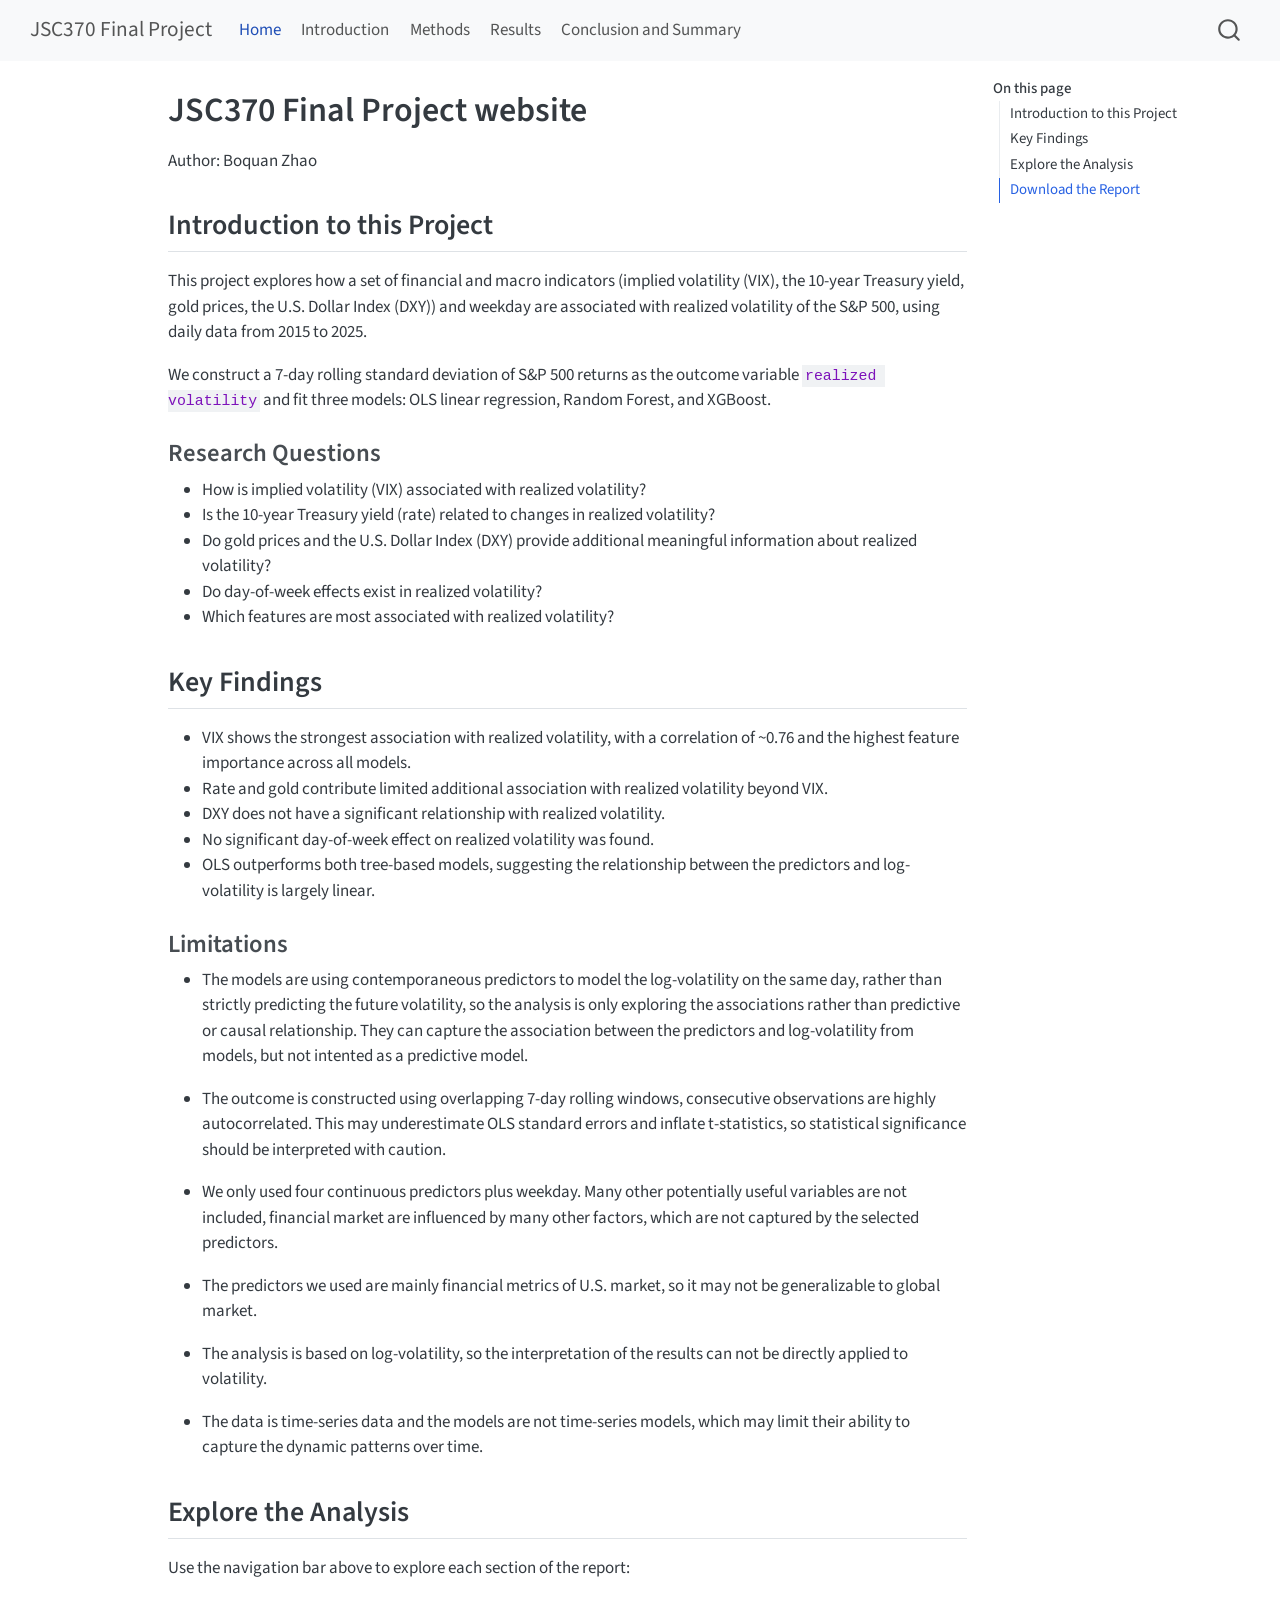
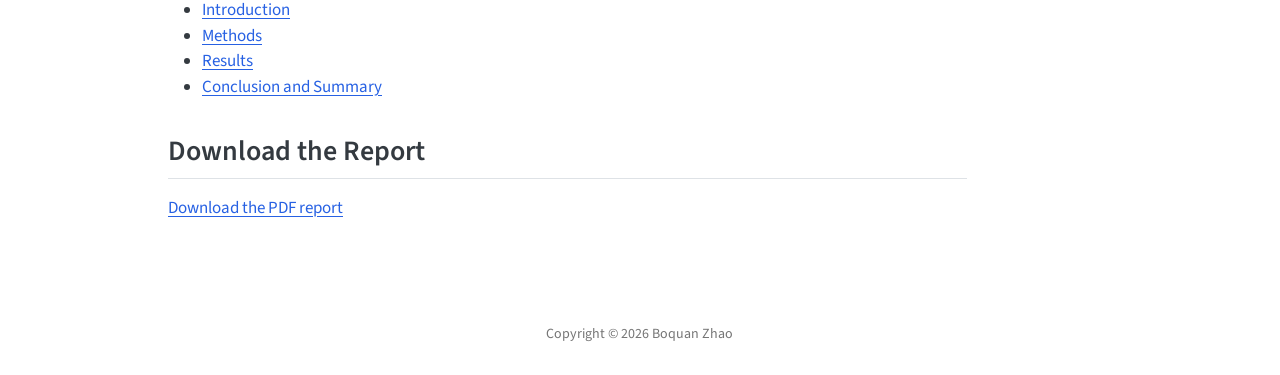
<file: docs/index.html>
<!DOCTYPE html>
<html xmlns="http://www.w3.org/1999/xhtml" lang="en" xml:lang="en"><head>

<meta charset="utf-8">
<meta name="generator" content="quarto-1.8.27">

<meta name="viewport" content="width=device-width, initial-scale=1.0, user-scalable=yes">


<title>JSC370 Final Project website – JSC370 Final Project</title>
<style>
code{white-space: pre-wrap;}
span.smallcaps{font-variant: small-caps;}
div.columns{display: flex; gap: min(4vw, 1.5em);}
div.column{flex: auto; overflow-x: auto;}
div.hanging-indent{margin-left: 1.5em; text-indent: -1.5em;}
ul.task-list{list-style: none;}
ul.task-list li input[type="checkbox"] {
  width: 0.8em;
  margin: 0 0.8em 0.2em -1em; /* quarto-specific, see https://github.com/quarto-dev/quarto-cli/issues/4556 */ 
  vertical-align: middle;
}
</style>


<script src="site_libs/quarto-nav/quarto-nav.js"></script>
<script src="site_libs/quarto-nav/headroom.min.js"></script>
<script src="site_libs/clipboard/clipboard.min.js"></script>
<script src="site_libs/quarto-search/autocomplete.umd.js"></script>
<script src="site_libs/quarto-search/fuse.min.js"></script>
<script src="site_libs/quarto-search/quarto-search.js"></script>
<meta name="quarto:offset" content="./">
<script src="site_libs/quarto-html/quarto.js" type="module"></script>
<script src="site_libs/quarto-html/tabsets/tabsets.js" type="module"></script>
<script src="site_libs/quarto-html/axe/axe-check.js" type="module"></script>
<script src="site_libs/quarto-html/popper.min.js"></script>
<script src="site_libs/quarto-html/tippy.umd.min.js"></script>
<script src="site_libs/quarto-html/anchor.min.js"></script>
<link href="site_libs/quarto-html/tippy.css" rel="stylesheet">
<link href="site_libs/quarto-html/quarto-syntax-highlighting-ed96de9b727972fe78a7b5d16c58bf87.css" rel="stylesheet" id="quarto-text-highlighting-styles">
<script src="site_libs/bootstrap/bootstrap.min.js"></script>
<link href="site_libs/bootstrap/bootstrap-icons.css" rel="stylesheet">
<link href="site_libs/bootstrap/bootstrap-e31584831b205ffbb2d98406f31c2a5b.min.css" rel="stylesheet" append-hash="true" id="quarto-bootstrap" data-mode="light">
<script id="quarto-search-options" type="application/json">{
  "location": "navbar",
  "copy-button": false,
  "collapse-after": 3,
  "panel-placement": "end",
  "type": "overlay",
  "limit": 50,
  "keyboard-shortcut": [
    "f",
    "/",
    "s"
  ],
  "show-item-context": false,
  "language": {
    "search-no-results-text": "No results",
    "search-matching-documents-text": "matching documents",
    "search-copy-link-title": "Copy link to search",
    "search-hide-matches-text": "Hide additional matches",
    "search-more-match-text": "more match in this document",
    "search-more-matches-text": "more matches in this document",
    "search-clear-button-title": "Clear",
    "search-text-placeholder": "",
    "search-detached-cancel-button-title": "Cancel",
    "search-submit-button-title": "Submit",
    "search-label": "Search"
  }
}</script>


<link rel="stylesheet" href="styles.css">
</head>

<body class="nav-fixed quarto-light">

<div id="quarto-search-results"></div>
  <header id="quarto-header" class="headroom fixed-top">
    <nav class="navbar navbar-expand-lg " data-bs-theme="dark">
      <div class="navbar-container container-fluid">
      <div class="navbar-brand-container mx-auto">
    <a class="navbar-brand" href="./index.html">
    <span class="navbar-title">JSC370 Final Project</span>
    </a>
  </div>
            <div id="quarto-search" class="" title="Search"></div>
          <button class="navbar-toggler" type="button" data-bs-toggle="collapse" data-bs-target="#navbarCollapse" aria-controls="navbarCollapse" role="menu" aria-expanded="false" aria-label="Toggle navigation" onclick="if (window.quartoToggleHeadroom) { window.quartoToggleHeadroom(); }">
  <span class="navbar-toggler-icon"></span>
</button>
          <div class="collapse navbar-collapse" id="navbarCollapse">
            <ul class="navbar-nav navbar-nav-scroll me-auto">
  <li class="nav-item">
    <a class="nav-link active" href="./index.html" aria-current="page"> 
<span class="menu-text">Home</span></a>
  </li>  
  <li class="nav-item">
    <a class="nav-link" href="./introduction.html"> 
<span class="menu-text">Introduction</span></a>
  </li>  
  <li class="nav-item">
    <a class="nav-link" href="./methods.html"> 
<span class="menu-text">Methods</span></a>
  </li>  
  <li class="nav-item">
    <a class="nav-link" href="./results.html"> 
<span class="menu-text">Results</span></a>
  </li>  
  <li class="nav-item">
    <a class="nav-link" href="./conclusion.html"> 
<span class="menu-text">Conclusion and Summary</span></a>
  </li>  
</ul>
          </div> <!-- /navcollapse -->
            <div class="quarto-navbar-tools">
</div>
      </div> <!-- /container-fluid -->
    </nav>
</header>
<!-- content -->
<div id="quarto-content" class="quarto-container page-columns page-rows-contents page-layout-article page-navbar">
<!-- sidebar -->
<!-- margin-sidebar -->
    <div id="quarto-margin-sidebar" class="sidebar margin-sidebar">
        <nav id="TOC" role="doc-toc" class="toc-active">
    <h2 id="toc-title">On this page</h2>
   
  <ul>
  <li><a href="#introduction-to-this-project" id="toc-introduction-to-this-project" class="nav-link active" data-scroll-target="#introduction-to-this-project">Introduction to this Project</a>
  <ul class="collapse">
  <li><a href="#research-questions" id="toc-research-questions" class="nav-link" data-scroll-target="#research-questions">Research Questions</a></li>
  </ul></li>
  <li><a href="#key-findings" id="toc-key-findings" class="nav-link" data-scroll-target="#key-findings">Key Findings</a>
  <ul class="collapse">
  <li><a href="#limitations" id="toc-limitations" class="nav-link" data-scroll-target="#limitations">Limitations</a></li>
  </ul></li>
  <li><a href="#explore-the-analysis" id="toc-explore-the-analysis" class="nav-link" data-scroll-target="#explore-the-analysis">Explore the Analysis</a></li>
  <li><a href="#download-the-report" id="toc-download-the-report" class="nav-link" data-scroll-target="#download-the-report">Download the Report</a></li>
  </ul>
</nav>
    </div>
<!-- main -->
<main class="content" id="quarto-document-content">

<header id="title-block-header" class="quarto-title-block default">
<div class="quarto-title">
<h1 class="title">JSC370 Final Project website</h1>
</div>



<div class="quarto-title-meta">

    
  
    
  </div>
  


</header>


<p>Author: Boquan Zhao</p>
<section id="introduction-to-this-project" class="level2">
<h2 class="anchored" data-anchor-id="introduction-to-this-project">Introduction to this Project</h2>
<p>This project explores how a set of financial and macro indicators (implied volatility (VIX), the 10-year Treasury yield, gold prices, the U.S. Dollar Index (DXY)) and weekday are associated with realized volatility of the S&amp;P 500, using daily data from 2015 to 2025.</p>
<p>We construct a 7-day rolling standard deviation of S&amp;P 500 returns as the outcome variable <code>realized volatility</code> and fit three models: OLS linear regression, Random Forest, and XGBoost.</p>
<section id="research-questions" class="level3">
<h3 class="anchored" data-anchor-id="research-questions">Research Questions</h3>
<ul>
<li>How is implied volatility (VIX) associated with realized volatility?</li>
<li>Is the 10-year Treasury yield (rate) related to changes in realized volatility?</li>
<li>Do gold prices and the U.S. Dollar Index (DXY) provide additional meaningful information about realized volatility?</li>
<li>Do day-of-week effects exist in realized volatility?</li>
<li>Which features are most associated with realized volatility?</li>
</ul>
</section>
</section>
<section id="key-findings" class="level2">
<h2 class="anchored" data-anchor-id="key-findings">Key Findings</h2>
<ul>
<li>VIX shows the strongest association with realized volatility, with a correlation of ~0.76 and the highest feature importance across all models.</li>
<li>Rate and gold contribute limited additional association with realized volatility beyond VIX.</li>
<li>DXY does not have a significant relationship with realized volatility.</li>
<li>No significant day-of-week effect on realized volatility was found.</li>
<li>OLS outperforms both tree-based models, suggesting the relationship between the predictors and log-volatility is largely linear.</li>
</ul>
<section id="limitations" class="level3">
<h3 class="anchored" data-anchor-id="limitations">Limitations</h3>
<ul>
<li><p>The models are using contemporaneous predictors to model the log-volatility on the same day, rather than strictly predicting the future volatility, so the analysis is only exploring the associations rather than predictive or causal relationship. They can capture the association between the predictors and log-volatility from models, but not intented as a predictive model.</p></li>
<li><p>The outcome is constructed using overlapping 7-day rolling windows, consecutive observations are highly autocorrelated. This may underestimate OLS standard errors and inflate t-statistics, so statistical significance should be interpreted with caution.</p></li>
<li><p>We only used four continuous predictors plus weekday. Many other potentially useful variables are not included, financial market are influenced by many other factors, which are not captured by the selected predictors.</p></li>
<li><p>The predictors we used are mainly financial metrics of U.S. market, so it may not be generalizable to global market.</p></li>
<li><p>The analysis is based on log-volatility, so the interpretation of the results can not be directly applied to volatility.</p></li>
<li><p>The data is time-series data and the models are not time-series models, which may limit their ability to capture the dynamic patterns over time.</p></li>
</ul>
</section>
</section>
<section id="explore-the-analysis" class="level2">
<h2 class="anchored" data-anchor-id="explore-the-analysis">Explore the Analysis</h2>
<p>Use the navigation bar above to explore each section of the report:</p>
<ul>
<li><a href="./introduction.html">Introduction</a></li>
<li><a href="./methods.html">Methods</a></li>
<li><a href="./results.html">Results</a></li>
<li><a href="./conclusion.html">Conclusion and Summary</a></li>
</ul>
</section>
<section id="download-the-report" class="level2">
<h2 class="anchored" data-anchor-id="download-the-report">Download the Report</h2>
<p><a href="report.pdf">Download the PDF report</a></p>


</section>

</main> <!-- /main -->
<script id="quarto-html-after-body" type="application/javascript">
  window.document.addEventListener("DOMContentLoaded", function (event) {
    const icon = "";
    const anchorJS = new window.AnchorJS();
    anchorJS.options = {
      placement: 'right',
      icon: icon
    };
    anchorJS.add('.anchored');
    const isCodeAnnotation = (el) => {
      for (const clz of el.classList) {
        if (clz.startsWith('code-annotation-')) {                     
          return true;
        }
      }
      return false;
    }
    const onCopySuccess = function(e) {
      // button target
      const button = e.trigger;
      // don't keep focus
      button.blur();
      // flash "checked"
      button.classList.add('code-copy-button-checked');
      var currentTitle = button.getAttribute("title");
      button.setAttribute("title", "Copied!");
      let tooltip;
      if (window.bootstrap) {
        button.setAttribute("data-bs-toggle", "tooltip");
        button.setAttribute("data-bs-placement", "left");
        button.setAttribute("data-bs-title", "Copied!");
        tooltip = new bootstrap.Tooltip(button, 
          { trigger: "manual", 
            customClass: "code-copy-button-tooltip",
            offset: [0, -8]});
        tooltip.show();    
      }
      setTimeout(function() {
        if (tooltip) {
          tooltip.hide();
          button.removeAttribute("data-bs-title");
          button.removeAttribute("data-bs-toggle");
          button.removeAttribute("data-bs-placement");
        }
        button.setAttribute("title", currentTitle);
        button.classList.remove('code-copy-button-checked');
      }, 1000);
      // clear code selection
      e.clearSelection();
    }
    const getTextToCopy = function(trigger) {
      const outerScaffold = trigger.parentElement.cloneNode(true);
      const codeEl = outerScaffold.querySelector('code');
      for (const childEl of codeEl.children) {
        if (isCodeAnnotation(childEl)) {
          childEl.remove();
        }
      }
      return codeEl.innerText;
    }
    const clipboard = new window.ClipboardJS('.code-copy-button:not([data-in-quarto-modal])', {
      text: getTextToCopy
    });
    clipboard.on('success', onCopySuccess);
    if (window.document.getElementById('quarto-embedded-source-code-modal')) {
      const clipboardModal = new window.ClipboardJS('.code-copy-button[data-in-quarto-modal]', {
        text: getTextToCopy,
        container: window.document.getElementById('quarto-embedded-source-code-modal')
      });
      clipboardModal.on('success', onCopySuccess);
    }
      var localhostRegex = new RegExp(/^(?:http|https):\/\/localhost\:?[0-9]*\//);
      var mailtoRegex = new RegExp(/^mailto:/);
        var filterRegex = new RegExp('/' + window.location.host + '/');
      var isInternal = (href) => {
          return filterRegex.test(href) || localhostRegex.test(href) || mailtoRegex.test(href);
      }
      // Inspect non-navigation links and adorn them if external
     var links = window.document.querySelectorAll('a[href]:not(.nav-link):not(.navbar-brand):not(.toc-action):not(.sidebar-link):not(.sidebar-item-toggle):not(.pagination-link):not(.no-external):not([aria-hidden]):not(.dropdown-item):not(.quarto-navigation-tool):not(.about-link)');
      for (var i=0; i<links.length; i++) {
        const link = links[i];
        if (!isInternal(link.href)) {
          // undo the damage that might have been done by quarto-nav.js in the case of
          // links that we want to consider external
          if (link.dataset.originalHref !== undefined) {
            link.href = link.dataset.originalHref;
          }
        }
      }
    function tippyHover(el, contentFn, onTriggerFn, onUntriggerFn) {
      const config = {
        allowHTML: true,
        maxWidth: 500,
        delay: 100,
        arrow: false,
        appendTo: function(el) {
            return el.parentElement;
        },
        interactive: true,
        interactiveBorder: 10,
        theme: 'quarto',
        placement: 'bottom-start',
      };
      if (contentFn) {
        config.content = contentFn;
      }
      if (onTriggerFn) {
        config.onTrigger = onTriggerFn;
      }
      if (onUntriggerFn) {
        config.onUntrigger = onUntriggerFn;
      }
      window.tippy(el, config); 
    }
    const noterefs = window.document.querySelectorAll('a[role="doc-noteref"]');
    for (var i=0; i<noterefs.length; i++) {
      const ref = noterefs[i];
      tippyHover(ref, function() {
        // use id or data attribute instead here
        let href = ref.getAttribute('data-footnote-href') || ref.getAttribute('href');
        try { href = new URL(href).hash; } catch {}
        const id = href.replace(/^#\/?/, "");
        const note = window.document.getElementById(id);
        if (note) {
          return note.innerHTML;
        } else {
          return "";
        }
      });
    }
    const xrefs = window.document.querySelectorAll('a.quarto-xref');
    const processXRef = (id, note) => {
      // Strip column container classes
      const stripColumnClz = (el) => {
        el.classList.remove("page-full", "page-columns");
        if (el.children) {
          for (const child of el.children) {
            stripColumnClz(child);
          }
        }
      }
      stripColumnClz(note)
      if (id === null || id.startsWith('sec-')) {
        // Special case sections, only their first couple elements
        const container = document.createElement("div");
        if (note.children && note.children.length > 2) {
          container.appendChild(note.children[0].cloneNode(true));
          for (let i = 1; i < note.children.length; i++) {
            const child = note.children[i];
            if (child.tagName === "P" && child.innerText === "") {
              continue;
            } else {
              container.appendChild(child.cloneNode(true));
              break;
            }
          }
          if (window.Quarto?.typesetMath) {
            window.Quarto.typesetMath(container);
          }
          return container.innerHTML
        } else {
          if (window.Quarto?.typesetMath) {
            window.Quarto.typesetMath(note);
          }
          return note.innerHTML;
        }
      } else {
        // Remove any anchor links if they are present
        const anchorLink = note.querySelector('a.anchorjs-link');
        if (anchorLink) {
          anchorLink.remove();
        }
        if (window.Quarto?.typesetMath) {
          window.Quarto.typesetMath(note);
        }
        if (note.classList.contains("callout")) {
          return note.outerHTML;
        } else {
          return note.innerHTML;
        }
      }
    }
    for (var i=0; i<xrefs.length; i++) {
      const xref = xrefs[i];
      tippyHover(xref, undefined, function(instance) {
        instance.disable();
        let url = xref.getAttribute('href');
        let hash = undefined; 
        if (url.startsWith('#')) {
          hash = url;
        } else {
          try { hash = new URL(url).hash; } catch {}
        }
        if (hash) {
          const id = hash.replace(/^#\/?/, "");
          const note = window.document.getElementById(id);
          if (note !== null) {
            try {
              const html = processXRef(id, note.cloneNode(true));
              instance.setContent(html);
            } finally {
              instance.enable();
              instance.show();
            }
          } else {
            // See if we can fetch this
            fetch(url.split('#')[0])
            .then(res => res.text())
            .then(html => {
              const parser = new DOMParser();
              const htmlDoc = parser.parseFromString(html, "text/html");
              const note = htmlDoc.getElementById(id);
              if (note !== null) {
                const html = processXRef(id, note);
                instance.setContent(html);
              } 
            }).finally(() => {
              instance.enable();
              instance.show();
            });
          }
        } else {
          // See if we can fetch a full url (with no hash to target)
          // This is a special case and we should probably do some content thinning / targeting
          fetch(url)
          .then(res => res.text())
          .then(html => {
            const parser = new DOMParser();
            const htmlDoc = parser.parseFromString(html, "text/html");
            const note = htmlDoc.querySelector('main.content');
            if (note !== null) {
              // This should only happen for chapter cross references
              // (since there is no id in the URL)
              // remove the first header
              if (note.children.length > 0 && note.children[0].tagName === "HEADER") {
                note.children[0].remove();
              }
              const html = processXRef(null, note);
              instance.setContent(html);
            } 
          }).finally(() => {
            instance.enable();
            instance.show();
          });
        }
      }, function(instance) {
      });
    }
        let selectedAnnoteEl;
        const selectorForAnnotation = ( cell, annotation) => {
          let cellAttr = 'data-code-cell="' + cell + '"';
          let lineAttr = 'data-code-annotation="' +  annotation + '"';
          const selector = 'span[' + cellAttr + '][' + lineAttr + ']';
          return selector;
        }
        const selectCodeLines = (annoteEl) => {
          const doc = window.document;
          const targetCell = annoteEl.getAttribute("data-target-cell");
          const targetAnnotation = annoteEl.getAttribute("data-target-annotation");
          const annoteSpan = window.document.querySelector(selectorForAnnotation(targetCell, targetAnnotation));
          const lines = annoteSpan.getAttribute("data-code-lines").split(",");
          const lineIds = lines.map((line) => {
            return targetCell + "-" + line;
          })
          let top = null;
          let height = null;
          let parent = null;
          if (lineIds.length > 0) {
              //compute the position of the single el (top and bottom and make a div)
              const el = window.document.getElementById(lineIds[0]);
              top = el.offsetTop;
              height = el.offsetHeight;
              parent = el.parentElement.parentElement;
            if (lineIds.length > 1) {
              const lastEl = window.document.getElementById(lineIds[lineIds.length - 1]);
              const bottom = lastEl.offsetTop + lastEl.offsetHeight;
              height = bottom - top;
            }
            if (top !== null && height !== null && parent !== null) {
              // cook up a div (if necessary) and position it 
              let div = window.document.getElementById("code-annotation-line-highlight");
              if (div === null) {
                div = window.document.createElement("div");
                div.setAttribute("id", "code-annotation-line-highlight");
                div.style.position = 'absolute';
                parent.appendChild(div);
              }
              div.style.top = top - 2 + "px";
              div.style.height = height + 4 + "px";
              div.style.left = 0;
              let gutterDiv = window.document.getElementById("code-annotation-line-highlight-gutter");
              if (gutterDiv === null) {
                gutterDiv = window.document.createElement("div");
                gutterDiv.setAttribute("id", "code-annotation-line-highlight-gutter");
                gutterDiv.style.position = 'absolute';
                const codeCell = window.document.getElementById(targetCell);
                const gutter = codeCell.querySelector('.code-annotation-gutter');
                gutter.appendChild(gutterDiv);
              }
              gutterDiv.style.top = top - 2 + "px";
              gutterDiv.style.height = height + 4 + "px";
            }
            selectedAnnoteEl = annoteEl;
          }
        };
        const unselectCodeLines = () => {
          const elementsIds = ["code-annotation-line-highlight", "code-annotation-line-highlight-gutter"];
          elementsIds.forEach((elId) => {
            const div = window.document.getElementById(elId);
            if (div) {
              div.remove();
            }
          });
          selectedAnnoteEl = undefined;
        };
          // Handle positioning of the toggle
      window.addEventListener(
        "resize",
        throttle(() => {
          elRect = undefined;
          if (selectedAnnoteEl) {
            selectCodeLines(selectedAnnoteEl);
          }
        }, 10)
      );
      function throttle(fn, ms) {
      let throttle = false;
      let timer;
        return (...args) => {
          if(!throttle) { // first call gets through
              fn.apply(this, args);
              throttle = true;
          } else { // all the others get throttled
              if(timer) clearTimeout(timer); // cancel #2
              timer = setTimeout(() => {
                fn.apply(this, args);
                timer = throttle = false;
              }, ms);
          }
        };
      }
        // Attach click handler to the DT
        const annoteDls = window.document.querySelectorAll('dt[data-target-cell]');
        for (const annoteDlNode of annoteDls) {
          annoteDlNode.addEventListener('click', (event) => {
            const clickedEl = event.target;
            if (clickedEl !== selectedAnnoteEl) {
              unselectCodeLines();
              const activeEl = window.document.querySelector('dt[data-target-cell].code-annotation-active');
              if (activeEl) {
                activeEl.classList.remove('code-annotation-active');
              }
              selectCodeLines(clickedEl);
              clickedEl.classList.add('code-annotation-active');
            } else {
              // Unselect the line
              unselectCodeLines();
              clickedEl.classList.remove('code-annotation-active');
            }
          });
        }
    const findCites = (el) => {
      const parentEl = el.parentElement;
      if (parentEl) {
        const cites = parentEl.dataset.cites;
        if (cites) {
          return {
            el,
            cites: cites.split(' ')
          };
        } else {
          return findCites(el.parentElement)
        }
      } else {
        return undefined;
      }
    };
    var bibliorefs = window.document.querySelectorAll('a[role="doc-biblioref"]');
    for (var i=0; i<bibliorefs.length; i++) {
      const ref = bibliorefs[i];
      const citeInfo = findCites(ref);
      if (citeInfo) {
        tippyHover(citeInfo.el, function() {
          var popup = window.document.createElement('div');
          citeInfo.cites.forEach(function(cite) {
            var citeDiv = window.document.createElement('div');
            citeDiv.classList.add('hanging-indent');
            citeDiv.classList.add('csl-entry');
            var biblioDiv = window.document.getElementById('ref-' + cite);
            if (biblioDiv) {
              citeDiv.innerHTML = biblioDiv.innerHTML;
            }
            popup.appendChild(citeDiv);
          });
          return popup.innerHTML;
        });
      }
    }
  });
  </script>
</div> <!-- /content -->
<footer class="footer">
  <div class="nav-footer">
    <div class="nav-footer-left">
      &nbsp;
    </div>   
    <div class="nav-footer-center">
<p>Copyright © 2026 Boquan Zhao</p>
</div>
    <div class="nav-footer-right">
      &nbsp;
    </div>
  </div>
</footer>




</body></html>
</file>
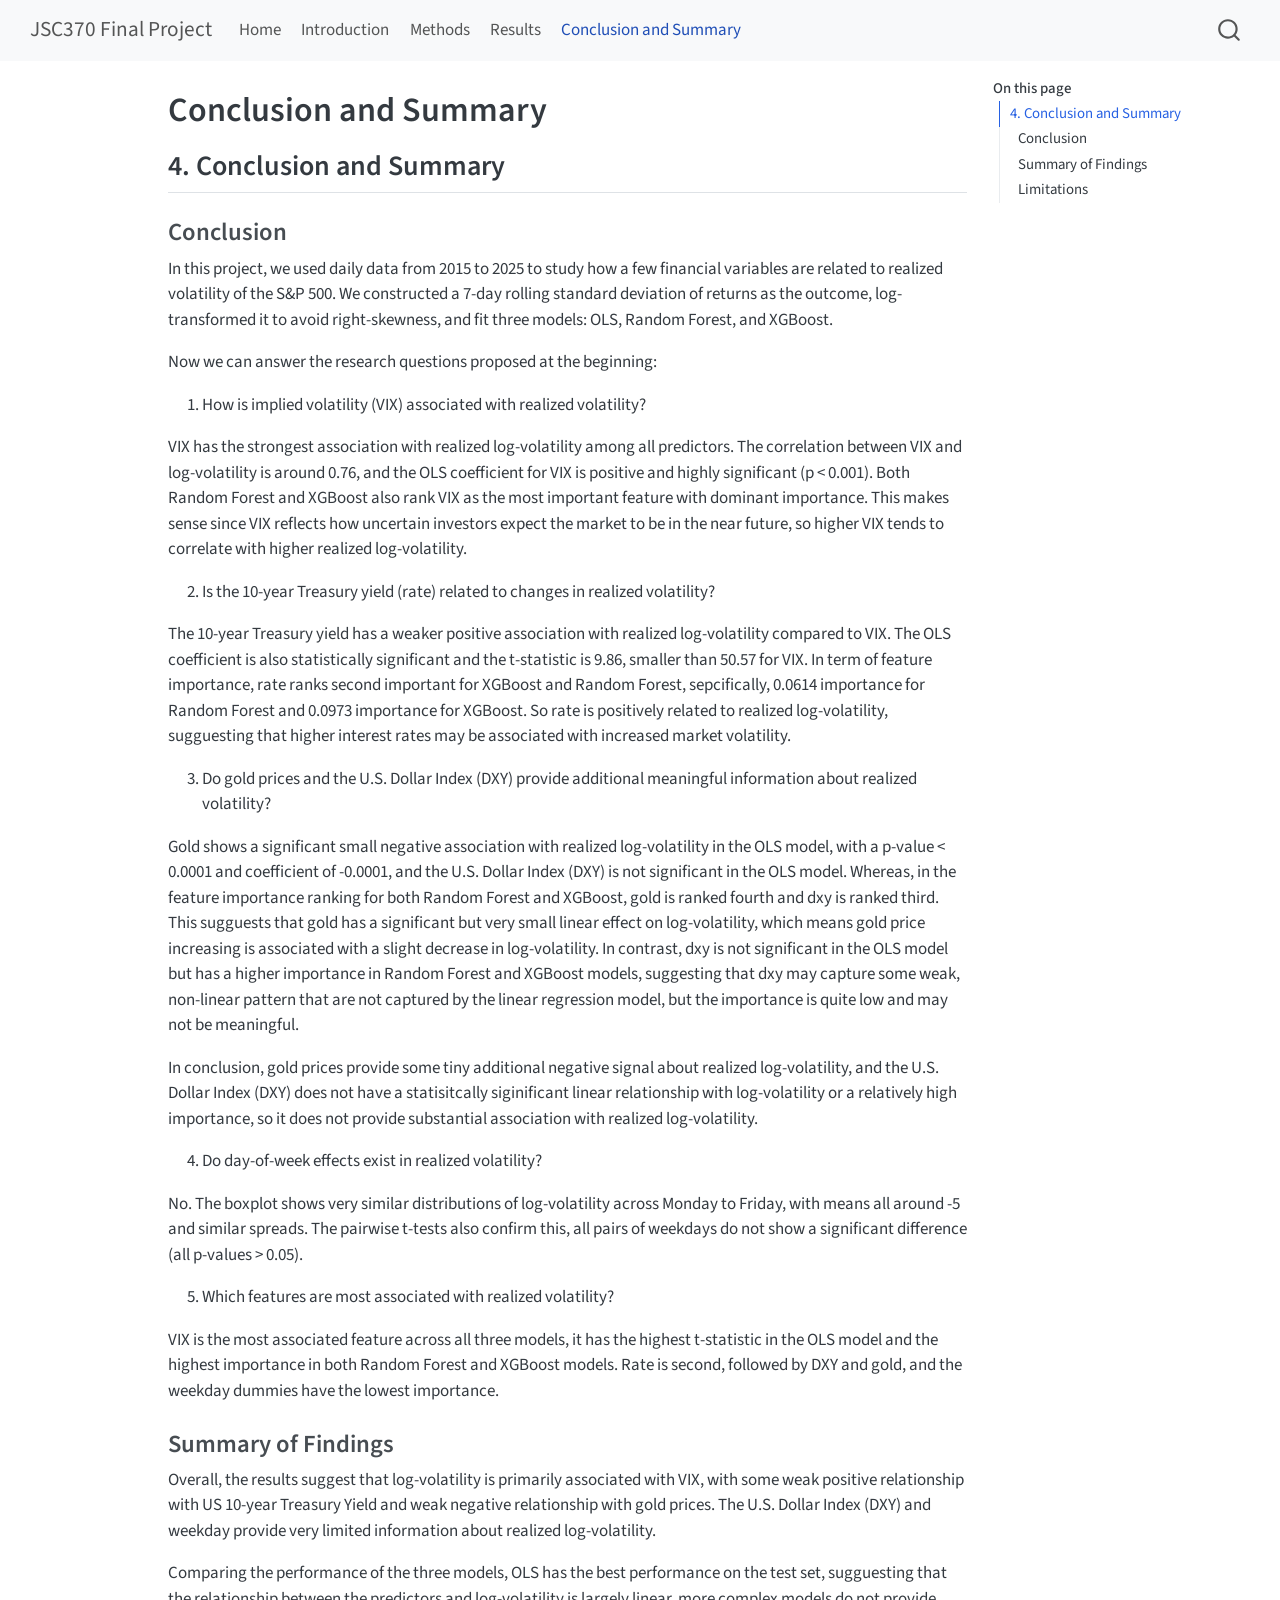
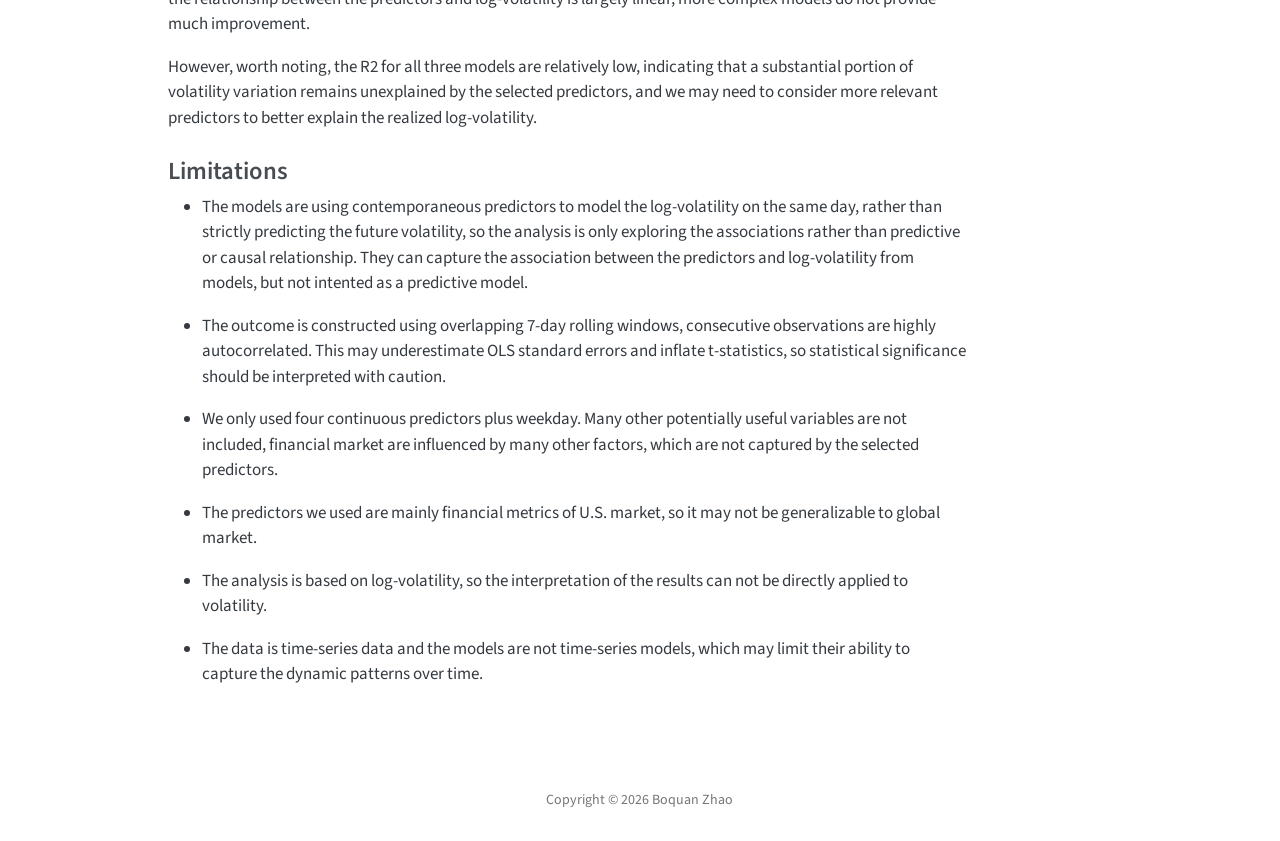
<file: docs/conclusion.html>
<!DOCTYPE html>
<html xmlns="http://www.w3.org/1999/xhtml" lang="en" xml:lang="en"><head>

<meta charset="utf-8">
<meta name="generator" content="quarto-1.8.27">

<meta name="viewport" content="width=device-width, initial-scale=1.0, user-scalable=yes">


<title>Conclusion and Summary – JSC370 Final Project</title>
<style>
code{white-space: pre-wrap;}
span.smallcaps{font-variant: small-caps;}
div.columns{display: flex; gap: min(4vw, 1.5em);}
div.column{flex: auto; overflow-x: auto;}
div.hanging-indent{margin-left: 1.5em; text-indent: -1.5em;}
ul.task-list{list-style: none;}
ul.task-list li input[type="checkbox"] {
  width: 0.8em;
  margin: 0 0.8em 0.2em -1em; /* quarto-specific, see https://github.com/quarto-dev/quarto-cli/issues/4556 */ 
  vertical-align: middle;
}
</style>


<script src="site_libs/quarto-nav/quarto-nav.js"></script>
<script src="site_libs/quarto-nav/headroom.min.js"></script>
<script src="site_libs/clipboard/clipboard.min.js"></script>
<script src="site_libs/quarto-search/autocomplete.umd.js"></script>
<script src="site_libs/quarto-search/fuse.min.js"></script>
<script src="site_libs/quarto-search/quarto-search.js"></script>
<meta name="quarto:offset" content="./">
<script src="site_libs/quarto-html/quarto.js" type="module"></script>
<script src="site_libs/quarto-html/tabsets/tabsets.js" type="module"></script>
<script src="site_libs/quarto-html/axe/axe-check.js" type="module"></script>
<script src="site_libs/quarto-html/popper.min.js"></script>
<script src="site_libs/quarto-html/tippy.umd.min.js"></script>
<script src="site_libs/quarto-html/anchor.min.js"></script>
<link href="site_libs/quarto-html/tippy.css" rel="stylesheet">
<link href="site_libs/quarto-html/quarto-syntax-highlighting-ed96de9b727972fe78a7b5d16c58bf87.css" rel="stylesheet" id="quarto-text-highlighting-styles">
<script src="site_libs/bootstrap/bootstrap.min.js"></script>
<link href="site_libs/bootstrap/bootstrap-icons.css" rel="stylesheet">
<link href="site_libs/bootstrap/bootstrap-e31584831b205ffbb2d98406f31c2a5b.min.css" rel="stylesheet" append-hash="true" id="quarto-bootstrap" data-mode="light">
<script id="quarto-search-options" type="application/json">{
  "location": "navbar",
  "copy-button": false,
  "collapse-after": 3,
  "panel-placement": "end",
  "type": "overlay",
  "limit": 50,
  "keyboard-shortcut": [
    "f",
    "/",
    "s"
  ],
  "show-item-context": false,
  "language": {
    "search-no-results-text": "No results",
    "search-matching-documents-text": "matching documents",
    "search-copy-link-title": "Copy link to search",
    "search-hide-matches-text": "Hide additional matches",
    "search-more-match-text": "more match in this document",
    "search-more-matches-text": "more matches in this document",
    "search-clear-button-title": "Clear",
    "search-text-placeholder": "",
    "search-detached-cancel-button-title": "Cancel",
    "search-submit-button-title": "Submit",
    "search-label": "Search"
  }
}</script>


<link rel="stylesheet" href="styles.css">
</head>

<body class="nav-fixed quarto-light">

<div id="quarto-search-results"></div>
  <header id="quarto-header" class="headroom fixed-top">
    <nav class="navbar navbar-expand-lg " data-bs-theme="dark">
      <div class="navbar-container container-fluid">
      <div class="navbar-brand-container mx-auto">
    <a class="navbar-brand" href="./index.html">
    <span class="navbar-title">JSC370 Final Project</span>
    </a>
  </div>
            <div id="quarto-search" class="" title="Search"></div>
          <button class="navbar-toggler" type="button" data-bs-toggle="collapse" data-bs-target="#navbarCollapse" aria-controls="navbarCollapse" role="menu" aria-expanded="false" aria-label="Toggle navigation" onclick="if (window.quartoToggleHeadroom) { window.quartoToggleHeadroom(); }">
  <span class="navbar-toggler-icon"></span>
</button>
          <div class="collapse navbar-collapse" id="navbarCollapse">
            <ul class="navbar-nav navbar-nav-scroll me-auto">
  <li class="nav-item">
    <a class="nav-link" href="./index.html"> 
<span class="menu-text">Home</span></a>
  </li>  
  <li class="nav-item">
    <a class="nav-link" href="./introduction.html"> 
<span class="menu-text">Introduction</span></a>
  </li>  
  <li class="nav-item">
    <a class="nav-link" href="./methods.html"> 
<span class="menu-text">Methods</span></a>
  </li>  
  <li class="nav-item">
    <a class="nav-link" href="./results.html"> 
<span class="menu-text">Results</span></a>
  </li>  
  <li class="nav-item">
    <a class="nav-link active" href="./conclusion.html" aria-current="page"> 
<span class="menu-text">Conclusion and Summary</span></a>
  </li>  
</ul>
          </div> <!-- /navcollapse -->
            <div class="quarto-navbar-tools">
</div>
      </div> <!-- /container-fluid -->
    </nav>
</header>
<!-- content -->
<div id="quarto-content" class="quarto-container page-columns page-rows-contents page-layout-article page-navbar">
<!-- sidebar -->
<!-- margin-sidebar -->
    <div id="quarto-margin-sidebar" class="sidebar margin-sidebar">
        <nav id="TOC" role="doc-toc" class="toc-active">
    <h2 id="toc-title">On this page</h2>
   
  <ul>
  <li><a href="#conclusion-and-summary" id="toc-conclusion-and-summary" class="nav-link active" data-scroll-target="#conclusion-and-summary">4. Conclusion and Summary</a>
  <ul class="collapse">
  <li><a href="#conclusion" id="toc-conclusion" class="nav-link" data-scroll-target="#conclusion">Conclusion</a></li>
  <li><a href="#summary-of-findings" id="toc-summary-of-findings" class="nav-link" data-scroll-target="#summary-of-findings">Summary of Findings</a></li>
  <li><a href="#limitations" id="toc-limitations" class="nav-link" data-scroll-target="#limitations">Limitations</a></li>
  </ul></li>
  </ul>
</nav>
    </div>
<!-- main -->
<main class="content" id="quarto-document-content">

<header id="title-block-header" class="quarto-title-block default">
<div class="quarto-title">
<h1 class="title">Conclusion and Summary</h1>
</div>



<div class="quarto-title-meta">

    
  
    
  </div>
  


</header>


<section id="conclusion-and-summary" class="level2">
<h2 class="anchored" data-anchor-id="conclusion-and-summary">4. Conclusion and Summary</h2>
<section id="conclusion" class="level3">
<h3 class="anchored" data-anchor-id="conclusion">Conclusion</h3>
<p>In this project, we used daily data from 2015 to 2025 to study how a few financial variables are related to realized volatility of the S&amp;P 500. We constructed a 7-day rolling standard deviation of returns as the outcome, log-transformed it to avoid right-skewness, and fit three models: OLS, Random Forest, and XGBoost.</p>
<p>Now we can answer the research questions proposed at the beginning:</p>
<ol type="1">
<li>How is implied volatility (VIX) associated with realized volatility?</li>
</ol>
<p>VIX has the strongest association with realized log-volatility among all predictors. The correlation between VIX and log-volatility is around 0.76, and the OLS coefficient for VIX is positive and highly significant (p &lt; 0.001). Both Random Forest and XGBoost also rank VIX as the most important feature with dominant importance. This makes sense since VIX reflects how uncertain investors expect the market to be in the near future, so higher VIX tends to correlate with higher realized log-volatility.</p>
<ol start="2" type="1">
<li>Is the 10-year Treasury yield (rate) related to changes in realized volatility?</li>
</ol>
<p>The 10-year Treasury yield has a weaker positive association with realized log-volatility compared to VIX. The OLS coefficient is also statistically significant and the t-statistic is 9.86, smaller than 50.57 for VIX. In term of feature importance, rate ranks second important for XGBoost and Random Forest, sepcifically, 0.0614 importance for Random Forest and 0.0973 importance for XGBoost. So rate is positively related to realized log-volatility, sugguesting that higher interest rates may be associated with increased market volatility.</p>
<ol start="3" type="1">
<li>Do gold prices and the U.S. Dollar Index (DXY) provide additional meaningful information about realized volatility?</li>
</ol>
<p>Gold shows a significant small negative association with realized log-volatility in the OLS model, with a p-value &lt; 0.0001 and coefficient of -0.0001, and the U.S. Dollar Index (DXY) is not significant in the OLS model. Whereas, in the feature importance ranking for both Random Forest and XGBoost, gold is ranked fourth and dxy is ranked third. This sugguests that gold has a significant but very small linear effect on log-volatility, which means gold price increasing is associated with a slight decrease in log-volatility. In contrast, dxy is not significant in the OLS model but has a higher importance in Random Forest and XGBoost models, suggesting that dxy may capture some weak, non-linear pattern that are not captured by the linear regression model, but the importance is quite low and may not be meaningful.</p>
<p>In conclusion, gold prices provide some tiny additional negative signal about realized log-volatility, and the U.S. Dollar Index (DXY) does not have a statisitcally siginificant linear relationship with log-volatility or a relatively high importance, so it does not provide substantial association with realized log-volatility.</p>
<ol start="4" type="1">
<li>Do day-of-week effects exist in realized volatility?</li>
</ol>
<p>No.&nbsp;The boxplot shows very similar distributions of log-volatility across Monday to Friday, with means all around -5 and similar spreads. The pairwise t-tests also confirm this, all pairs of weekdays do not show a significant difference (all p-values &gt; 0.05).</p>
<ol start="5" type="1">
<li>Which features are most associated with realized volatility?</li>
</ol>
<p>VIX is the most associated feature across all three models, it has the highest t-statistic in the OLS model and the highest importance in both Random Forest and XGBoost models. Rate is second, followed by DXY and gold, and the weekday dummies have the lowest importance.</p>
</section>
<section id="summary-of-findings" class="level3">
<h3 class="anchored" data-anchor-id="summary-of-findings">Summary of Findings</h3>
<p>Overall, the results suggest that log-volatility is primarily associated with VIX, with some weak positive relationship with US 10-year Treasury Yield and weak negative relationship with gold prices. The U.S. Dollar Index (DXY) and weekday provide very limited information about realized log-volatility.</p>
<p>Comparing the performance of the three models, OLS has the best performance on the test set, sugguesting that the relationship between the predictors and log-volatility is largely linear, more complex models do not provide much improvement.</p>
<p>However, worth noting, the R2 for all three models are relatively low, indicating that a substantial portion of volatility variation remains unexplained by the selected predictors, and we may need to consider more relevant predictors to better explain the realized log-volatility.</p>
</section>
<section id="limitations" class="level3">
<h3 class="anchored" data-anchor-id="limitations">Limitations</h3>
<ul>
<li><p>The models are using contemporaneous predictors to model the log-volatility on the same day, rather than strictly predicting the future volatility, so the analysis is only exploring the associations rather than predictive or causal relationship. They can capture the association between the predictors and log-volatility from models, but not intented as a predictive model.</p></li>
<li><p>The outcome is constructed using overlapping 7-day rolling windows, consecutive observations are highly autocorrelated. This may underestimate OLS standard errors and inflate t-statistics, so statistical significance should be interpreted with caution.</p></li>
<li><p>We only used four continuous predictors plus weekday. Many other potentially useful variables are not included, financial market are influenced by many other factors, which are not captured by the selected predictors.</p></li>
<li><p>The predictors we used are mainly financial metrics of U.S. market, so it may not be generalizable to global market.</p></li>
<li><p>The analysis is based on log-volatility, so the interpretation of the results can not be directly applied to volatility.</p></li>
<li><p>The data is time-series data and the models are not time-series models, which may limit their ability to capture the dynamic patterns over time.</p></li>
</ul>


</section>
</section>

</main> <!-- /main -->
<script id="quarto-html-after-body" type="application/javascript">
  window.document.addEventListener("DOMContentLoaded", function (event) {
    const icon = "";
    const anchorJS = new window.AnchorJS();
    anchorJS.options = {
      placement: 'right',
      icon: icon
    };
    anchorJS.add('.anchored');
    const isCodeAnnotation = (el) => {
      for (const clz of el.classList) {
        if (clz.startsWith('code-annotation-')) {                     
          return true;
        }
      }
      return false;
    }
    const onCopySuccess = function(e) {
      // button target
      const button = e.trigger;
      // don't keep focus
      button.blur();
      // flash "checked"
      button.classList.add('code-copy-button-checked');
      var currentTitle = button.getAttribute("title");
      button.setAttribute("title", "Copied!");
      let tooltip;
      if (window.bootstrap) {
        button.setAttribute("data-bs-toggle", "tooltip");
        button.setAttribute("data-bs-placement", "left");
        button.setAttribute("data-bs-title", "Copied!");
        tooltip = new bootstrap.Tooltip(button, 
          { trigger: "manual", 
            customClass: "code-copy-button-tooltip",
            offset: [0, -8]});
        tooltip.show();    
      }
      setTimeout(function() {
        if (tooltip) {
          tooltip.hide();
          button.removeAttribute("data-bs-title");
          button.removeAttribute("data-bs-toggle");
          button.removeAttribute("data-bs-placement");
        }
        button.setAttribute("title", currentTitle);
        button.classList.remove('code-copy-button-checked');
      }, 1000);
      // clear code selection
      e.clearSelection();
    }
    const getTextToCopy = function(trigger) {
      const outerScaffold = trigger.parentElement.cloneNode(true);
      const codeEl = outerScaffold.querySelector('code');
      for (const childEl of codeEl.children) {
        if (isCodeAnnotation(childEl)) {
          childEl.remove();
        }
      }
      return codeEl.innerText;
    }
    const clipboard = new window.ClipboardJS('.code-copy-button:not([data-in-quarto-modal])', {
      text: getTextToCopy
    });
    clipboard.on('success', onCopySuccess);
    if (window.document.getElementById('quarto-embedded-source-code-modal')) {
      const clipboardModal = new window.ClipboardJS('.code-copy-button[data-in-quarto-modal]', {
        text: getTextToCopy,
        container: window.document.getElementById('quarto-embedded-source-code-modal')
      });
      clipboardModal.on('success', onCopySuccess);
    }
      var localhostRegex = new RegExp(/^(?:http|https):\/\/localhost\:?[0-9]*\//);
      var mailtoRegex = new RegExp(/^mailto:/);
        var filterRegex = new RegExp('/' + window.location.host + '/');
      var isInternal = (href) => {
          return filterRegex.test(href) || localhostRegex.test(href) || mailtoRegex.test(href);
      }
      // Inspect non-navigation links and adorn them if external
     var links = window.document.querySelectorAll('a[href]:not(.nav-link):not(.navbar-brand):not(.toc-action):not(.sidebar-link):not(.sidebar-item-toggle):not(.pagination-link):not(.no-external):not([aria-hidden]):not(.dropdown-item):not(.quarto-navigation-tool):not(.about-link)');
      for (var i=0; i<links.length; i++) {
        const link = links[i];
        if (!isInternal(link.href)) {
          // undo the damage that might have been done by quarto-nav.js in the case of
          // links that we want to consider external
          if (link.dataset.originalHref !== undefined) {
            link.href = link.dataset.originalHref;
          }
        }
      }
    function tippyHover(el, contentFn, onTriggerFn, onUntriggerFn) {
      const config = {
        allowHTML: true,
        maxWidth: 500,
        delay: 100,
        arrow: false,
        appendTo: function(el) {
            return el.parentElement;
        },
        interactive: true,
        interactiveBorder: 10,
        theme: 'quarto',
        placement: 'bottom-start',
      };
      if (contentFn) {
        config.content = contentFn;
      }
      if (onTriggerFn) {
        config.onTrigger = onTriggerFn;
      }
      if (onUntriggerFn) {
        config.onUntrigger = onUntriggerFn;
      }
      window.tippy(el, config); 
    }
    const noterefs = window.document.querySelectorAll('a[role="doc-noteref"]');
    for (var i=0; i<noterefs.length; i++) {
      const ref = noterefs[i];
      tippyHover(ref, function() {
        // use id or data attribute instead here
        let href = ref.getAttribute('data-footnote-href') || ref.getAttribute('href');
        try { href = new URL(href).hash; } catch {}
        const id = href.replace(/^#\/?/, "");
        const note = window.document.getElementById(id);
        if (note) {
          return note.innerHTML;
        } else {
          return "";
        }
      });
    }
    const xrefs = window.document.querySelectorAll('a.quarto-xref');
    const processXRef = (id, note) => {
      // Strip column container classes
      const stripColumnClz = (el) => {
        el.classList.remove("page-full", "page-columns");
        if (el.children) {
          for (const child of el.children) {
            stripColumnClz(child);
          }
        }
      }
      stripColumnClz(note)
      if (id === null || id.startsWith('sec-')) {
        // Special case sections, only their first couple elements
        const container = document.createElement("div");
        if (note.children && note.children.length > 2) {
          container.appendChild(note.children[0].cloneNode(true));
          for (let i = 1; i < note.children.length; i++) {
            const child = note.children[i];
            if (child.tagName === "P" && child.innerText === "") {
              continue;
            } else {
              container.appendChild(child.cloneNode(true));
              break;
            }
          }
          if (window.Quarto?.typesetMath) {
            window.Quarto.typesetMath(container);
          }
          return container.innerHTML
        } else {
          if (window.Quarto?.typesetMath) {
            window.Quarto.typesetMath(note);
          }
          return note.innerHTML;
        }
      } else {
        // Remove any anchor links if they are present
        const anchorLink = note.querySelector('a.anchorjs-link');
        if (anchorLink) {
          anchorLink.remove();
        }
        if (window.Quarto?.typesetMath) {
          window.Quarto.typesetMath(note);
        }
        if (note.classList.contains("callout")) {
          return note.outerHTML;
        } else {
          return note.innerHTML;
        }
      }
    }
    for (var i=0; i<xrefs.length; i++) {
      const xref = xrefs[i];
      tippyHover(xref, undefined, function(instance) {
        instance.disable();
        let url = xref.getAttribute('href');
        let hash = undefined; 
        if (url.startsWith('#')) {
          hash = url;
        } else {
          try { hash = new URL(url).hash; } catch {}
        }
        if (hash) {
          const id = hash.replace(/^#\/?/, "");
          const note = window.document.getElementById(id);
          if (note !== null) {
            try {
              const html = processXRef(id, note.cloneNode(true));
              instance.setContent(html);
            } finally {
              instance.enable();
              instance.show();
            }
          } else {
            // See if we can fetch this
            fetch(url.split('#')[0])
            .then(res => res.text())
            .then(html => {
              const parser = new DOMParser();
              const htmlDoc = parser.parseFromString(html, "text/html");
              const note = htmlDoc.getElementById(id);
              if (note !== null) {
                const html = processXRef(id, note);
                instance.setContent(html);
              } 
            }).finally(() => {
              instance.enable();
              instance.show();
            });
          }
        } else {
          // See if we can fetch a full url (with no hash to target)
          // This is a special case and we should probably do some content thinning / targeting
          fetch(url)
          .then(res => res.text())
          .then(html => {
            const parser = new DOMParser();
            const htmlDoc = parser.parseFromString(html, "text/html");
            const note = htmlDoc.querySelector('main.content');
            if (note !== null) {
              // This should only happen for chapter cross references
              // (since there is no id in the URL)
              // remove the first header
              if (note.children.length > 0 && note.children[0].tagName === "HEADER") {
                note.children[0].remove();
              }
              const html = processXRef(null, note);
              instance.setContent(html);
            } 
          }).finally(() => {
            instance.enable();
            instance.show();
          });
        }
      }, function(instance) {
      });
    }
        let selectedAnnoteEl;
        const selectorForAnnotation = ( cell, annotation) => {
          let cellAttr = 'data-code-cell="' + cell + '"';
          let lineAttr = 'data-code-annotation="' +  annotation + '"';
          const selector = 'span[' + cellAttr + '][' + lineAttr + ']';
          return selector;
        }
        const selectCodeLines = (annoteEl) => {
          const doc = window.document;
          const targetCell = annoteEl.getAttribute("data-target-cell");
          const targetAnnotation = annoteEl.getAttribute("data-target-annotation");
          const annoteSpan = window.document.querySelector(selectorForAnnotation(targetCell, targetAnnotation));
          const lines = annoteSpan.getAttribute("data-code-lines").split(",");
          const lineIds = lines.map((line) => {
            return targetCell + "-" + line;
          })
          let top = null;
          let height = null;
          let parent = null;
          if (lineIds.length > 0) {
              //compute the position of the single el (top and bottom and make a div)
              const el = window.document.getElementById(lineIds[0]);
              top = el.offsetTop;
              height = el.offsetHeight;
              parent = el.parentElement.parentElement;
            if (lineIds.length > 1) {
              const lastEl = window.document.getElementById(lineIds[lineIds.length - 1]);
              const bottom = lastEl.offsetTop + lastEl.offsetHeight;
              height = bottom - top;
            }
            if (top !== null && height !== null && parent !== null) {
              // cook up a div (if necessary) and position it 
              let div = window.document.getElementById("code-annotation-line-highlight");
              if (div === null) {
                div = window.document.createElement("div");
                div.setAttribute("id", "code-annotation-line-highlight");
                div.style.position = 'absolute';
                parent.appendChild(div);
              }
              div.style.top = top - 2 + "px";
              div.style.height = height + 4 + "px";
              div.style.left = 0;
              let gutterDiv = window.document.getElementById("code-annotation-line-highlight-gutter");
              if (gutterDiv === null) {
                gutterDiv = window.document.createElement("div");
                gutterDiv.setAttribute("id", "code-annotation-line-highlight-gutter");
                gutterDiv.style.position = 'absolute';
                const codeCell = window.document.getElementById(targetCell);
                const gutter = codeCell.querySelector('.code-annotation-gutter');
                gutter.appendChild(gutterDiv);
              }
              gutterDiv.style.top = top - 2 + "px";
              gutterDiv.style.height = height + 4 + "px";
            }
            selectedAnnoteEl = annoteEl;
          }
        };
        const unselectCodeLines = () => {
          const elementsIds = ["code-annotation-line-highlight", "code-annotation-line-highlight-gutter"];
          elementsIds.forEach((elId) => {
            const div = window.document.getElementById(elId);
            if (div) {
              div.remove();
            }
          });
          selectedAnnoteEl = undefined;
        };
          // Handle positioning of the toggle
      window.addEventListener(
        "resize",
        throttle(() => {
          elRect = undefined;
          if (selectedAnnoteEl) {
            selectCodeLines(selectedAnnoteEl);
          }
        }, 10)
      );
      function throttle(fn, ms) {
      let throttle = false;
      let timer;
        return (...args) => {
          if(!throttle) { // first call gets through
              fn.apply(this, args);
              throttle = true;
          } else { // all the others get throttled
              if(timer) clearTimeout(timer); // cancel #2
              timer = setTimeout(() => {
                fn.apply(this, args);
                timer = throttle = false;
              }, ms);
          }
        };
      }
        // Attach click handler to the DT
        const annoteDls = window.document.querySelectorAll('dt[data-target-cell]');
        for (const annoteDlNode of annoteDls) {
          annoteDlNode.addEventListener('click', (event) => {
            const clickedEl = event.target;
            if (clickedEl !== selectedAnnoteEl) {
              unselectCodeLines();
              const activeEl = window.document.querySelector('dt[data-target-cell].code-annotation-active');
              if (activeEl) {
                activeEl.classList.remove('code-annotation-active');
              }
              selectCodeLines(clickedEl);
              clickedEl.classList.add('code-annotation-active');
            } else {
              // Unselect the line
              unselectCodeLines();
              clickedEl.classList.remove('code-annotation-active');
            }
          });
        }
    const findCites = (el) => {
      const parentEl = el.parentElement;
      if (parentEl) {
        const cites = parentEl.dataset.cites;
        if (cites) {
          return {
            el,
            cites: cites.split(' ')
          };
        } else {
          return findCites(el.parentElement)
        }
      } else {
        return undefined;
      }
    };
    var bibliorefs = window.document.querySelectorAll('a[role="doc-biblioref"]');
    for (var i=0; i<bibliorefs.length; i++) {
      const ref = bibliorefs[i];
      const citeInfo = findCites(ref);
      if (citeInfo) {
        tippyHover(citeInfo.el, function() {
          var popup = window.document.createElement('div');
          citeInfo.cites.forEach(function(cite) {
            var citeDiv = window.document.createElement('div');
            citeDiv.classList.add('hanging-indent');
            citeDiv.classList.add('csl-entry');
            var biblioDiv = window.document.getElementById('ref-' + cite);
            if (biblioDiv) {
              citeDiv.innerHTML = biblioDiv.innerHTML;
            }
            popup.appendChild(citeDiv);
          });
          return popup.innerHTML;
        });
      }
    }
  });
  </script>
</div> <!-- /content -->
<footer class="footer">
  <div class="nav-footer">
    <div class="nav-footer-left">
      &nbsp;
    </div>   
    <div class="nav-footer-center">
<p>Copyright © 2026 Boquan Zhao</p>
</div>
    <div class="nav-footer-right">
      &nbsp;
    </div>
  </div>
</footer>




</body></html>
</file>
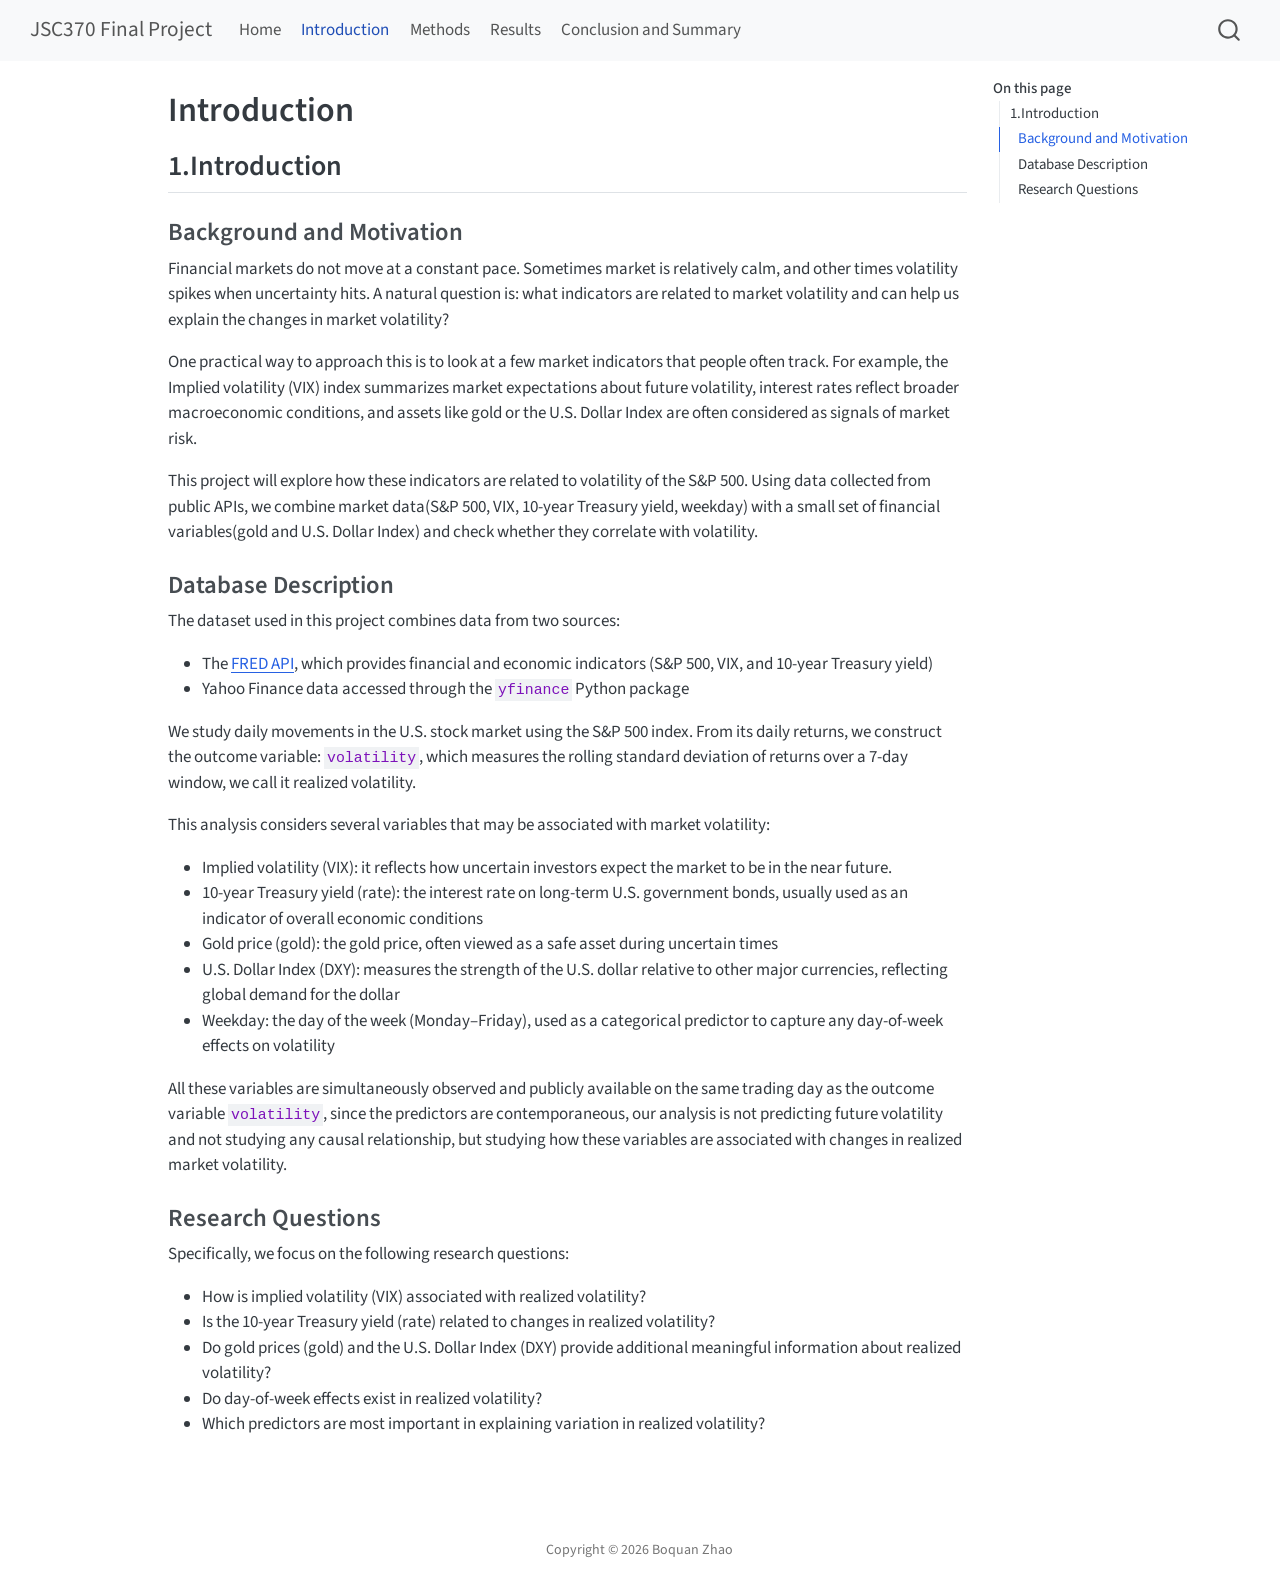
<file: docs/introduction.html>
<!DOCTYPE html>
<html xmlns="http://www.w3.org/1999/xhtml" lang="en" xml:lang="en"><head>

<meta charset="utf-8">
<meta name="generator" content="quarto-1.8.27">

<meta name="viewport" content="width=device-width, initial-scale=1.0, user-scalable=yes">


<title>Introduction – JSC370 Final Project</title>
<style>
code{white-space: pre-wrap;}
span.smallcaps{font-variant: small-caps;}
div.columns{display: flex; gap: min(4vw, 1.5em);}
div.column{flex: auto; overflow-x: auto;}
div.hanging-indent{margin-left: 1.5em; text-indent: -1.5em;}
ul.task-list{list-style: none;}
ul.task-list li input[type="checkbox"] {
  width: 0.8em;
  margin: 0 0.8em 0.2em -1em; /* quarto-specific, see https://github.com/quarto-dev/quarto-cli/issues/4556 */ 
  vertical-align: middle;
}
</style>


<script src="site_libs/quarto-nav/quarto-nav.js"></script>
<script src="site_libs/quarto-nav/headroom.min.js"></script>
<script src="site_libs/clipboard/clipboard.min.js"></script>
<script src="site_libs/quarto-search/autocomplete.umd.js"></script>
<script src="site_libs/quarto-search/fuse.min.js"></script>
<script src="site_libs/quarto-search/quarto-search.js"></script>
<meta name="quarto:offset" content="./">
<script src="site_libs/quarto-html/quarto.js" type="module"></script>
<script src="site_libs/quarto-html/tabsets/tabsets.js" type="module"></script>
<script src="site_libs/quarto-html/axe/axe-check.js" type="module"></script>
<script src="site_libs/quarto-html/popper.min.js"></script>
<script src="site_libs/quarto-html/tippy.umd.min.js"></script>
<script src="site_libs/quarto-html/anchor.min.js"></script>
<link href="site_libs/quarto-html/tippy.css" rel="stylesheet">
<link href="site_libs/quarto-html/quarto-syntax-highlighting-ed96de9b727972fe78a7b5d16c58bf87.css" rel="stylesheet" id="quarto-text-highlighting-styles">
<script src="site_libs/bootstrap/bootstrap.min.js"></script>
<link href="site_libs/bootstrap/bootstrap-icons.css" rel="stylesheet">
<link href="site_libs/bootstrap/bootstrap-e31584831b205ffbb2d98406f31c2a5b.min.css" rel="stylesheet" append-hash="true" id="quarto-bootstrap" data-mode="light">
<script id="quarto-search-options" type="application/json">{
  "location": "navbar",
  "copy-button": false,
  "collapse-after": 3,
  "panel-placement": "end",
  "type": "overlay",
  "limit": 50,
  "keyboard-shortcut": [
    "f",
    "/",
    "s"
  ],
  "show-item-context": false,
  "language": {
    "search-no-results-text": "No results",
    "search-matching-documents-text": "matching documents",
    "search-copy-link-title": "Copy link to search",
    "search-hide-matches-text": "Hide additional matches",
    "search-more-match-text": "more match in this document",
    "search-more-matches-text": "more matches in this document",
    "search-clear-button-title": "Clear",
    "search-text-placeholder": "",
    "search-detached-cancel-button-title": "Cancel",
    "search-submit-button-title": "Submit",
    "search-label": "Search"
  }
}</script>


<link rel="stylesheet" href="styles.css">
</head>

<body class="nav-fixed quarto-light">

<div id="quarto-search-results"></div>
  <header id="quarto-header" class="headroom fixed-top">
    <nav class="navbar navbar-expand-lg " data-bs-theme="dark">
      <div class="navbar-container container-fluid">
      <div class="navbar-brand-container mx-auto">
    <a class="navbar-brand" href="./index.html">
    <span class="navbar-title">JSC370 Final Project</span>
    </a>
  </div>
            <div id="quarto-search" class="" title="Search"></div>
          <button class="navbar-toggler" type="button" data-bs-toggle="collapse" data-bs-target="#navbarCollapse" aria-controls="navbarCollapse" role="menu" aria-expanded="false" aria-label="Toggle navigation" onclick="if (window.quartoToggleHeadroom) { window.quartoToggleHeadroom(); }">
  <span class="navbar-toggler-icon"></span>
</button>
          <div class="collapse navbar-collapse" id="navbarCollapse">
            <ul class="navbar-nav navbar-nav-scroll me-auto">
  <li class="nav-item">
    <a class="nav-link" href="./index.html"> 
<span class="menu-text">Home</span></a>
  </li>  
  <li class="nav-item">
    <a class="nav-link active" href="./introduction.html" aria-current="page"> 
<span class="menu-text">Introduction</span></a>
  </li>  
  <li class="nav-item">
    <a class="nav-link" href="./methods.html"> 
<span class="menu-text">Methods</span></a>
  </li>  
  <li class="nav-item">
    <a class="nav-link" href="./results.html"> 
<span class="menu-text">Results</span></a>
  </li>  
  <li class="nav-item">
    <a class="nav-link" href="./conclusion.html"> 
<span class="menu-text">Conclusion and Summary</span></a>
  </li>  
</ul>
          </div> <!-- /navcollapse -->
            <div class="quarto-navbar-tools">
</div>
      </div> <!-- /container-fluid -->
    </nav>
</header>
<!-- content -->
<div id="quarto-content" class="quarto-container page-columns page-rows-contents page-layout-article page-navbar">
<!-- sidebar -->
<!-- margin-sidebar -->
    <div id="quarto-margin-sidebar" class="sidebar margin-sidebar">
        <nav id="TOC" role="doc-toc" class="toc-active">
    <h2 id="toc-title">On this page</h2>
   
  <ul>
  <li><a href="#introduction" id="toc-introduction" class="nav-link active" data-scroll-target="#introduction">1.Introduction</a>
  <ul class="collapse">
  <li><a href="#background-and-motivation" id="toc-background-and-motivation" class="nav-link" data-scroll-target="#background-and-motivation">Background and Motivation</a></li>
  <li><a href="#database-description" id="toc-database-description" class="nav-link" data-scroll-target="#database-description">Database Description</a></li>
  <li><a href="#research-questions" id="toc-research-questions" class="nav-link" data-scroll-target="#research-questions">Research Questions</a></li>
  </ul></li>
  </ul>
</nav>
    </div>
<!-- main -->
<main class="content" id="quarto-document-content">

<header id="title-block-header" class="quarto-title-block default">
<div class="quarto-title">
<h1 class="title">Introduction</h1>
</div>



<div class="quarto-title-meta">

    
  
    
  </div>
  


</header>


<section id="introduction" class="level2">
<h2 class="anchored" data-anchor-id="introduction">1.Introduction</h2>
<section id="background-and-motivation" class="level3">
<h3 class="anchored" data-anchor-id="background-and-motivation">Background and Motivation</h3>
<p>Financial markets do not move at a constant pace. Sometimes market is relatively calm, and other times volatility spikes when uncertainty hits. A natural question is: what indicators are related to market volatility and can help us explain the changes in market volatility?</p>
<p>One practical way to approach this is to look at a few market indicators that people often track. For example, the Implied volatility (VIX) index summarizes market expectations about future volatility, interest rates reflect broader macroeconomic conditions, and assets like gold or the U.S. Dollar Index are often considered as signals of market risk.</p>
<p>This project will explore how these indicators are related to volatility of the S&amp;P 500. Using data collected from public APIs, we combine market data(S&amp;P 500, VIX, 10-year Treasury yield, weekday) with a small set of financial variables(gold and U.S. Dollar Index) and check whether they correlate with volatility.</p>
</section>
<section id="database-description" class="level3">
<h3 class="anchored" data-anchor-id="database-description">Database Description</h3>
<p>The dataset used in this project combines data from two sources:</p>
<ul>
<li>The <a href="https://fred.stlouisfed.org/docs/api/fred/">FRED API</a>, which provides financial and economic indicators (S&amp;P 500, VIX, and 10-year Treasury yield)<br>
</li>
<li>Yahoo Finance data accessed through the <code>yfinance</code> Python package</li>
</ul>
<p>We study daily movements in the U.S. stock market using the S&amp;P 500 index. From its daily returns, we construct the outcome variable: <code>volatility</code>, which measures the rolling standard deviation of returns over a 7-day window, we call it realized volatility.</p>
<p>This analysis considers several variables that may be associated with market volatility:</p>
<ul>
<li>Implied volatility (VIX): it reflects how uncertain investors expect the market to be in the near future.</li>
<li>10-year Treasury yield (rate): the interest rate on long-term U.S. government bonds, usually used as an indicator of overall economic conditions<br>
</li>
<li>Gold price (gold): the gold price, often viewed as a safe asset during uncertain times</li>
<li>U.S. Dollar Index (DXY): measures the strength of the U.S. dollar relative to other major currencies, reflecting global demand for the dollar<br>
</li>
<li>Weekday: the day of the week (Monday–Friday), used as a categorical predictor to capture any day-of-week effects on volatility</li>
</ul>
<p>All these variables are simultaneously observed and publicly available on the same trading day as the outcome variable <code>volatility</code>, since the predictors are contemporaneous, our analysis is not predicting future volatility and not studying any causal relationship, but studying how these variables are associated with changes in realized market volatility.</p>
</section>
<section id="research-questions" class="level3">
<h3 class="anchored" data-anchor-id="research-questions">Research Questions</h3>
<p>Specifically, we focus on the following research questions:</p>
<ul>
<li>How is implied volatility (VIX) associated with realized volatility?<br>
</li>
<li>Is the 10-year Treasury yield (rate) related to changes in realized volatility?<br>
</li>
<li>Do gold prices (gold) and the U.S. Dollar Index (DXY) provide additional meaningful information about realized volatility?</li>
<li>Do day-of-week effects exist in realized volatility?</li>
<li>Which predictors are most important in explaining variation in realized volatility?</li>
</ul>


</section>
</section>

</main> <!-- /main -->
<script id="quarto-html-after-body" type="application/javascript">
  window.document.addEventListener("DOMContentLoaded", function (event) {
    const icon = "";
    const anchorJS = new window.AnchorJS();
    anchorJS.options = {
      placement: 'right',
      icon: icon
    };
    anchorJS.add('.anchored');
    const isCodeAnnotation = (el) => {
      for (const clz of el.classList) {
        if (clz.startsWith('code-annotation-')) {                     
          return true;
        }
      }
      return false;
    }
    const onCopySuccess = function(e) {
      // button target
      const button = e.trigger;
      // don't keep focus
      button.blur();
      // flash "checked"
      button.classList.add('code-copy-button-checked');
      var currentTitle = button.getAttribute("title");
      button.setAttribute("title", "Copied!");
      let tooltip;
      if (window.bootstrap) {
        button.setAttribute("data-bs-toggle", "tooltip");
        button.setAttribute("data-bs-placement", "left");
        button.setAttribute("data-bs-title", "Copied!");
        tooltip = new bootstrap.Tooltip(button, 
          { trigger: "manual", 
            customClass: "code-copy-button-tooltip",
            offset: [0, -8]});
        tooltip.show();    
      }
      setTimeout(function() {
        if (tooltip) {
          tooltip.hide();
          button.removeAttribute("data-bs-title");
          button.removeAttribute("data-bs-toggle");
          button.removeAttribute("data-bs-placement");
        }
        button.setAttribute("title", currentTitle);
        button.classList.remove('code-copy-button-checked');
      }, 1000);
      // clear code selection
      e.clearSelection();
    }
    const getTextToCopy = function(trigger) {
      const outerScaffold = trigger.parentElement.cloneNode(true);
      const codeEl = outerScaffold.querySelector('code');
      for (const childEl of codeEl.children) {
        if (isCodeAnnotation(childEl)) {
          childEl.remove();
        }
      }
      return codeEl.innerText;
    }
    const clipboard = new window.ClipboardJS('.code-copy-button:not([data-in-quarto-modal])', {
      text: getTextToCopy
    });
    clipboard.on('success', onCopySuccess);
    if (window.document.getElementById('quarto-embedded-source-code-modal')) {
      const clipboardModal = new window.ClipboardJS('.code-copy-button[data-in-quarto-modal]', {
        text: getTextToCopy,
        container: window.document.getElementById('quarto-embedded-source-code-modal')
      });
      clipboardModal.on('success', onCopySuccess);
    }
      var localhostRegex = new RegExp(/^(?:http|https):\/\/localhost\:?[0-9]*\//);
      var mailtoRegex = new RegExp(/^mailto:/);
        var filterRegex = new RegExp('/' + window.location.host + '/');
      var isInternal = (href) => {
          return filterRegex.test(href) || localhostRegex.test(href) || mailtoRegex.test(href);
      }
      // Inspect non-navigation links and adorn them if external
     var links = window.document.querySelectorAll('a[href]:not(.nav-link):not(.navbar-brand):not(.toc-action):not(.sidebar-link):not(.sidebar-item-toggle):not(.pagination-link):not(.no-external):not([aria-hidden]):not(.dropdown-item):not(.quarto-navigation-tool):not(.about-link)');
      for (var i=0; i<links.length; i++) {
        const link = links[i];
        if (!isInternal(link.href)) {
          // undo the damage that might have been done by quarto-nav.js in the case of
          // links that we want to consider external
          if (link.dataset.originalHref !== undefined) {
            link.href = link.dataset.originalHref;
          }
        }
      }
    function tippyHover(el, contentFn, onTriggerFn, onUntriggerFn) {
      const config = {
        allowHTML: true,
        maxWidth: 500,
        delay: 100,
        arrow: false,
        appendTo: function(el) {
            return el.parentElement;
        },
        interactive: true,
        interactiveBorder: 10,
        theme: 'quarto',
        placement: 'bottom-start',
      };
      if (contentFn) {
        config.content = contentFn;
      }
      if (onTriggerFn) {
        config.onTrigger = onTriggerFn;
      }
      if (onUntriggerFn) {
        config.onUntrigger = onUntriggerFn;
      }
      window.tippy(el, config); 
    }
    const noterefs = window.document.querySelectorAll('a[role="doc-noteref"]');
    for (var i=0; i<noterefs.length; i++) {
      const ref = noterefs[i];
      tippyHover(ref, function() {
        // use id or data attribute instead here
        let href = ref.getAttribute('data-footnote-href') || ref.getAttribute('href');
        try { href = new URL(href).hash; } catch {}
        const id = href.replace(/^#\/?/, "");
        const note = window.document.getElementById(id);
        if (note) {
          return note.innerHTML;
        } else {
          return "";
        }
      });
    }
    const xrefs = window.document.querySelectorAll('a.quarto-xref');
    const processXRef = (id, note) => {
      // Strip column container classes
      const stripColumnClz = (el) => {
        el.classList.remove("page-full", "page-columns");
        if (el.children) {
          for (const child of el.children) {
            stripColumnClz(child);
          }
        }
      }
      stripColumnClz(note)
      if (id === null || id.startsWith('sec-')) {
        // Special case sections, only their first couple elements
        const container = document.createElement("div");
        if (note.children && note.children.length > 2) {
          container.appendChild(note.children[0].cloneNode(true));
          for (let i = 1; i < note.children.length; i++) {
            const child = note.children[i];
            if (child.tagName === "P" && child.innerText === "") {
              continue;
            } else {
              container.appendChild(child.cloneNode(true));
              break;
            }
          }
          if (window.Quarto?.typesetMath) {
            window.Quarto.typesetMath(container);
          }
          return container.innerHTML
        } else {
          if (window.Quarto?.typesetMath) {
            window.Quarto.typesetMath(note);
          }
          return note.innerHTML;
        }
      } else {
        // Remove any anchor links if they are present
        const anchorLink = note.querySelector('a.anchorjs-link');
        if (anchorLink) {
          anchorLink.remove();
        }
        if (window.Quarto?.typesetMath) {
          window.Quarto.typesetMath(note);
        }
        if (note.classList.contains("callout")) {
          return note.outerHTML;
        } else {
          return note.innerHTML;
        }
      }
    }
    for (var i=0; i<xrefs.length; i++) {
      const xref = xrefs[i];
      tippyHover(xref, undefined, function(instance) {
        instance.disable();
        let url = xref.getAttribute('href');
        let hash = undefined; 
        if (url.startsWith('#')) {
          hash = url;
        } else {
          try { hash = new URL(url).hash; } catch {}
        }
        if (hash) {
          const id = hash.replace(/^#\/?/, "");
          const note = window.document.getElementById(id);
          if (note !== null) {
            try {
              const html = processXRef(id, note.cloneNode(true));
              instance.setContent(html);
            } finally {
              instance.enable();
              instance.show();
            }
          } else {
            // See if we can fetch this
            fetch(url.split('#')[0])
            .then(res => res.text())
            .then(html => {
              const parser = new DOMParser();
              const htmlDoc = parser.parseFromString(html, "text/html");
              const note = htmlDoc.getElementById(id);
              if (note !== null) {
                const html = processXRef(id, note);
                instance.setContent(html);
              } 
            }).finally(() => {
              instance.enable();
              instance.show();
            });
          }
        } else {
          // See if we can fetch a full url (with no hash to target)
          // This is a special case and we should probably do some content thinning / targeting
          fetch(url)
          .then(res => res.text())
          .then(html => {
            const parser = new DOMParser();
            const htmlDoc = parser.parseFromString(html, "text/html");
            const note = htmlDoc.querySelector('main.content');
            if (note !== null) {
              // This should only happen for chapter cross references
              // (since there is no id in the URL)
              // remove the first header
              if (note.children.length > 0 && note.children[0].tagName === "HEADER") {
                note.children[0].remove();
              }
              const html = processXRef(null, note);
              instance.setContent(html);
            } 
          }).finally(() => {
            instance.enable();
            instance.show();
          });
        }
      }, function(instance) {
      });
    }
        let selectedAnnoteEl;
        const selectorForAnnotation = ( cell, annotation) => {
          let cellAttr = 'data-code-cell="' + cell + '"';
          let lineAttr = 'data-code-annotation="' +  annotation + '"';
          const selector = 'span[' + cellAttr + '][' + lineAttr + ']';
          return selector;
        }
        const selectCodeLines = (annoteEl) => {
          const doc = window.document;
          const targetCell = annoteEl.getAttribute("data-target-cell");
          const targetAnnotation = annoteEl.getAttribute("data-target-annotation");
          const annoteSpan = window.document.querySelector(selectorForAnnotation(targetCell, targetAnnotation));
          const lines = annoteSpan.getAttribute("data-code-lines").split(",");
          const lineIds = lines.map((line) => {
            return targetCell + "-" + line;
          })
          let top = null;
          let height = null;
          let parent = null;
          if (lineIds.length > 0) {
              //compute the position of the single el (top and bottom and make a div)
              const el = window.document.getElementById(lineIds[0]);
              top = el.offsetTop;
              height = el.offsetHeight;
              parent = el.parentElement.parentElement;
            if (lineIds.length > 1) {
              const lastEl = window.document.getElementById(lineIds[lineIds.length - 1]);
              const bottom = lastEl.offsetTop + lastEl.offsetHeight;
              height = bottom - top;
            }
            if (top !== null && height !== null && parent !== null) {
              // cook up a div (if necessary) and position it 
              let div = window.document.getElementById("code-annotation-line-highlight");
              if (div === null) {
                div = window.document.createElement("div");
                div.setAttribute("id", "code-annotation-line-highlight");
                div.style.position = 'absolute';
                parent.appendChild(div);
              }
              div.style.top = top - 2 + "px";
              div.style.height = height + 4 + "px";
              div.style.left = 0;
              let gutterDiv = window.document.getElementById("code-annotation-line-highlight-gutter");
              if (gutterDiv === null) {
                gutterDiv = window.document.createElement("div");
                gutterDiv.setAttribute("id", "code-annotation-line-highlight-gutter");
                gutterDiv.style.position = 'absolute';
                const codeCell = window.document.getElementById(targetCell);
                const gutter = codeCell.querySelector('.code-annotation-gutter');
                gutter.appendChild(gutterDiv);
              }
              gutterDiv.style.top = top - 2 + "px";
              gutterDiv.style.height = height + 4 + "px";
            }
            selectedAnnoteEl = annoteEl;
          }
        };
        const unselectCodeLines = () => {
          const elementsIds = ["code-annotation-line-highlight", "code-annotation-line-highlight-gutter"];
          elementsIds.forEach((elId) => {
            const div = window.document.getElementById(elId);
            if (div) {
              div.remove();
            }
          });
          selectedAnnoteEl = undefined;
        };
          // Handle positioning of the toggle
      window.addEventListener(
        "resize",
        throttle(() => {
          elRect = undefined;
          if (selectedAnnoteEl) {
            selectCodeLines(selectedAnnoteEl);
          }
        }, 10)
      );
      function throttle(fn, ms) {
      let throttle = false;
      let timer;
        return (...args) => {
          if(!throttle) { // first call gets through
              fn.apply(this, args);
              throttle = true;
          } else { // all the others get throttled
              if(timer) clearTimeout(timer); // cancel #2
              timer = setTimeout(() => {
                fn.apply(this, args);
                timer = throttle = false;
              }, ms);
          }
        };
      }
        // Attach click handler to the DT
        const annoteDls = window.document.querySelectorAll('dt[data-target-cell]');
        for (const annoteDlNode of annoteDls) {
          annoteDlNode.addEventListener('click', (event) => {
            const clickedEl = event.target;
            if (clickedEl !== selectedAnnoteEl) {
              unselectCodeLines();
              const activeEl = window.document.querySelector('dt[data-target-cell].code-annotation-active');
              if (activeEl) {
                activeEl.classList.remove('code-annotation-active');
              }
              selectCodeLines(clickedEl);
              clickedEl.classList.add('code-annotation-active');
            } else {
              // Unselect the line
              unselectCodeLines();
              clickedEl.classList.remove('code-annotation-active');
            }
          });
        }
    const findCites = (el) => {
      const parentEl = el.parentElement;
      if (parentEl) {
        const cites = parentEl.dataset.cites;
        if (cites) {
          return {
            el,
            cites: cites.split(' ')
          };
        } else {
          return findCites(el.parentElement)
        }
      } else {
        return undefined;
      }
    };
    var bibliorefs = window.document.querySelectorAll('a[role="doc-biblioref"]');
    for (var i=0; i<bibliorefs.length; i++) {
      const ref = bibliorefs[i];
      const citeInfo = findCites(ref);
      if (citeInfo) {
        tippyHover(citeInfo.el, function() {
          var popup = window.document.createElement('div');
          citeInfo.cites.forEach(function(cite) {
            var citeDiv = window.document.createElement('div');
            citeDiv.classList.add('hanging-indent');
            citeDiv.classList.add('csl-entry');
            var biblioDiv = window.document.getElementById('ref-' + cite);
            if (biblioDiv) {
              citeDiv.innerHTML = biblioDiv.innerHTML;
            }
            popup.appendChild(citeDiv);
          });
          return popup.innerHTML;
        });
      }
    }
  });
  </script>
</div> <!-- /content -->
<footer class="footer">
  <div class="nav-footer">
    <div class="nav-footer-left">
      &nbsp;
    </div>   
    <div class="nav-footer-center">
<p>Copyright © 2026 Boquan Zhao</p>
</div>
    <div class="nav-footer-right">
      &nbsp;
    </div>
  </div>
</footer>




</body></html>
</file>
<file: docs/site_libs/quarto-html/tippy.css>
.tippy-box[data-animation=fade][data-state=hidden]{opacity:0}[data-tippy-root]{max-width:calc(100vw - 10px)}.tippy-box{position:relative;background-color:#333;color:#fff;border-radius:4px;font-size:14px;line-height:1.4;white-space:normal;outline:0;transition-property:transform,visibility,opacity}.tippy-box[data-placement^=top]>.tippy-arrow{bottom:0}.tippy-box[data-placement^=top]>.tippy-arrow:before{bottom:-7px;left:0;border-width:8px 8px 0;border-top-color:initial;transform-origin:center top}.tippy-box[data-placement^=bottom]>.tippy-arrow{top:0}.tippy-box[data-placement^=bottom]>.tippy-arrow:before{top:-7px;left:0;border-width:0 8px 8px;border-bottom-color:initial;transform-origin:center bottom}.tippy-box[data-placement^=left]>.tippy-arrow{right:0}.tippy-box[data-placement^=left]>.tippy-arrow:before{border-width:8px 0 8px 8px;border-left-color:initial;right:-7px;transform-origin:center left}.tippy-box[data-placement^=right]>.tippy-arrow{left:0}.tippy-box[data-placement^=right]>.tippy-arrow:before{left:-7px;border-width:8px 8px 8px 0;border-right-color:initial;transform-origin:center right}.tippy-box[data-inertia][data-state=visible]{transition-timing-function:cubic-bezier(.54,1.5,.38,1.11)}.tippy-arrow{width:16px;height:16px;color:#333}.tippy-arrow:before{content:"";position:absolute;border-color:transparent;border-style:solid}.tippy-content{position:relative;padding:5px 9px;z-index:1}
</file>
<file: docs/site_libs/quarto-html/quarto-syntax-highlighting-ed96de9b727972fe78a7b5d16c58bf87.css>
/* quarto syntax highlight colors */
:root {
  --quarto-hl-ot-color: #003B4F;
  --quarto-hl-at-color: #657422;
  --quarto-hl-ss-color: #20794D;
  --quarto-hl-an-color: #5E5E5E;
  --quarto-hl-fu-color: #4758AB;
  --quarto-hl-st-color: #20794D;
  --quarto-hl-cf-color: #003B4F;
  --quarto-hl-op-color: #5E5E5E;
  --quarto-hl-er-color: #AD0000;
  --quarto-hl-bn-color: #AD0000;
  --quarto-hl-al-color: #AD0000;
  --quarto-hl-va-color: #111111;
  --quarto-hl-bu-color: inherit;
  --quarto-hl-ex-color: inherit;
  --quarto-hl-pp-color: #AD0000;
  --quarto-hl-in-color: #5E5E5E;
  --quarto-hl-vs-color: #20794D;
  --quarto-hl-wa-color: #5E5E5E;
  --quarto-hl-do-color: #5E5E5E;
  --quarto-hl-im-color: #00769E;
  --quarto-hl-ch-color: #20794D;
  --quarto-hl-dt-color: #AD0000;
  --quarto-hl-fl-color: #AD0000;
  --quarto-hl-co-color: #5E5E5E;
  --quarto-hl-cv-color: #5E5E5E;
  --quarto-hl-cn-color: #8f5902;
  --quarto-hl-sc-color: #5E5E5E;
  --quarto-hl-dv-color: #AD0000;
  --quarto-hl-kw-color: #003B4F;
}

/* other quarto variables */
:root {
  --quarto-font-monospace: SFMono-Regular, Menlo, Monaco, Consolas, "Liberation Mono", "Courier New", monospace;
}

/* syntax highlight based on Pandoc's rules */
pre > code.sourceCode > span {
  color: #003B4F;
}

code.sourceCode > span {
  color: #003B4F;
}

div.sourceCode,
div.sourceCode pre.sourceCode {
  color: #003B4F;
}

/* Normal */
code span {
  color: #003B4F;
}

/* Alert */
code span.al {
  color: #AD0000;
  font-style: inherit;
}

/* Annotation */
code span.an {
  color: #5E5E5E;
  font-style: inherit;
}

/* Attribute */
code span.at {
  color: #657422;
  font-style: inherit;
}

/* BaseN */
code span.bn {
  color: #AD0000;
  font-style: inherit;
}

/* BuiltIn */
code span.bu {
  font-style: inherit;
}

/* ControlFlow */
code span.cf {
  color: #003B4F;
  font-weight: bold;
  font-style: inherit;
}

/* Char */
code span.ch {
  color: #20794D;
  font-style: inherit;
}

/* Constant */
code span.cn {
  color: #8f5902;
  font-style: inherit;
}

/* Comment */
code span.co {
  color: #5E5E5E;
  font-style: inherit;
}

/* CommentVar */
code span.cv {
  color: #5E5E5E;
  font-style: italic;
}

/* Documentation */
code span.do {
  color: #5E5E5E;
  font-style: italic;
}

/* DataType */
code span.dt {
  color: #AD0000;
  font-style: inherit;
}

/* DecVal */
code span.dv {
  color: #AD0000;
  font-style: inherit;
}

/* Error */
code span.er {
  color: #AD0000;
  font-style: inherit;
}

/* Extension */
code span.ex {
  font-style: inherit;
}

/* Float */
code span.fl {
  color: #AD0000;
  font-style: inherit;
}

/* Function */
code span.fu {
  color: #4758AB;
  font-style: inherit;
}

/* Import */
code span.im {
  color: #00769E;
  font-style: inherit;
}

/* Information */
code span.in {
  color: #5E5E5E;
  font-style: inherit;
}

/* Keyword */
code span.kw {
  color: #003B4F;
  font-weight: bold;
  font-style: inherit;
}

/* Operator */
code span.op {
  color: #5E5E5E;
  font-style: inherit;
}

/* Other */
code span.ot {
  color: #003B4F;
  font-style: inherit;
}

/* Preprocessor */
code span.pp {
  color: #AD0000;
  font-style: inherit;
}

/* SpecialChar */
code span.sc {
  color: #5E5E5E;
  font-style: inherit;
}

/* SpecialString */
code span.ss {
  color: #20794D;
  font-style: inherit;
}

/* String */
code span.st {
  color: #20794D;
  font-style: inherit;
}

/* Variable */
code span.va {
  color: #111111;
  font-style: inherit;
}

/* VerbatimString */
code span.vs {
  color: #20794D;
  font-style: inherit;
}

/* Warning */
code span.wa {
  color: #5E5E5E;
  font-style: italic;
}

.prevent-inlining {
  content: "</";
}

/*# sourceMappingURL=0920dd6d7437995b8cdf7429764427b1.css.map */
</file>
<file: docs/styles.css>
.quarto-figure figcaption,
figcaption {
    text-align: center;
    color: gray;
}

.cell-output-display > p {
    text-align: center;
    color: gray;
}
</file>
